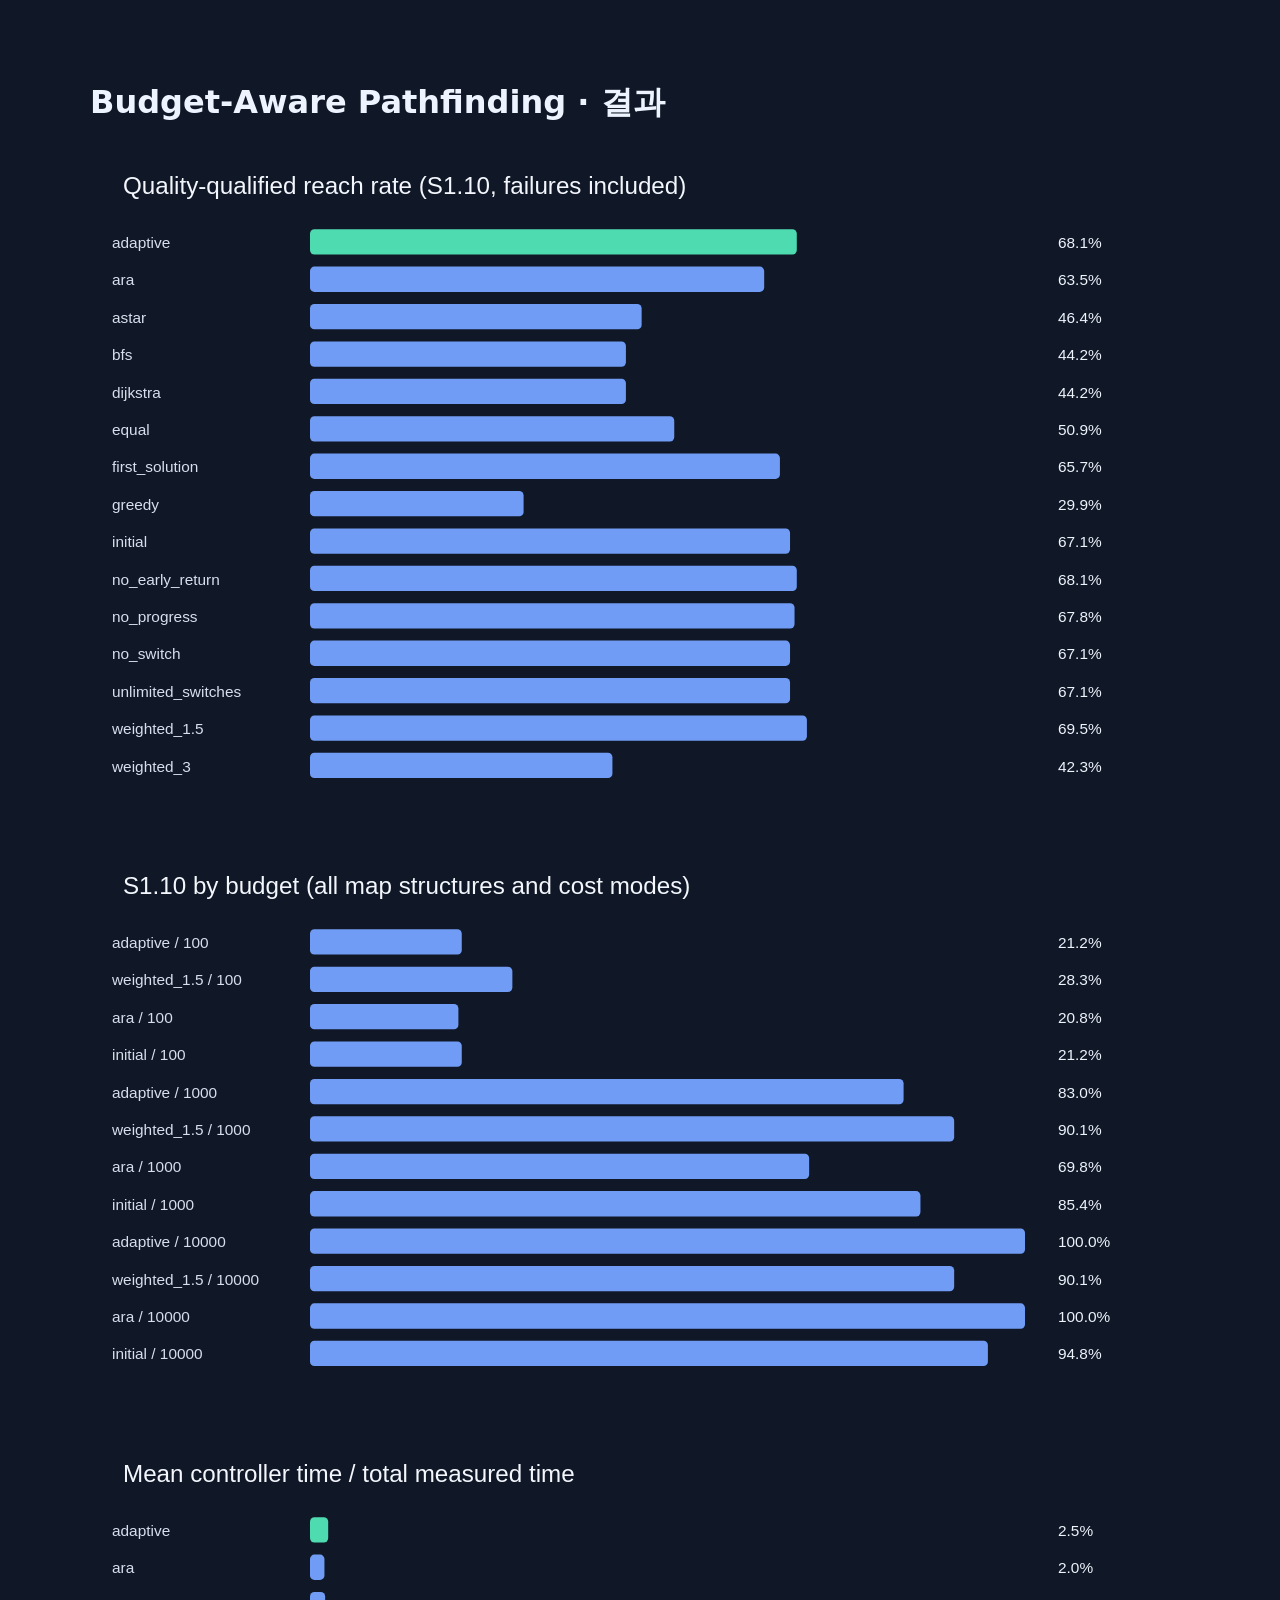
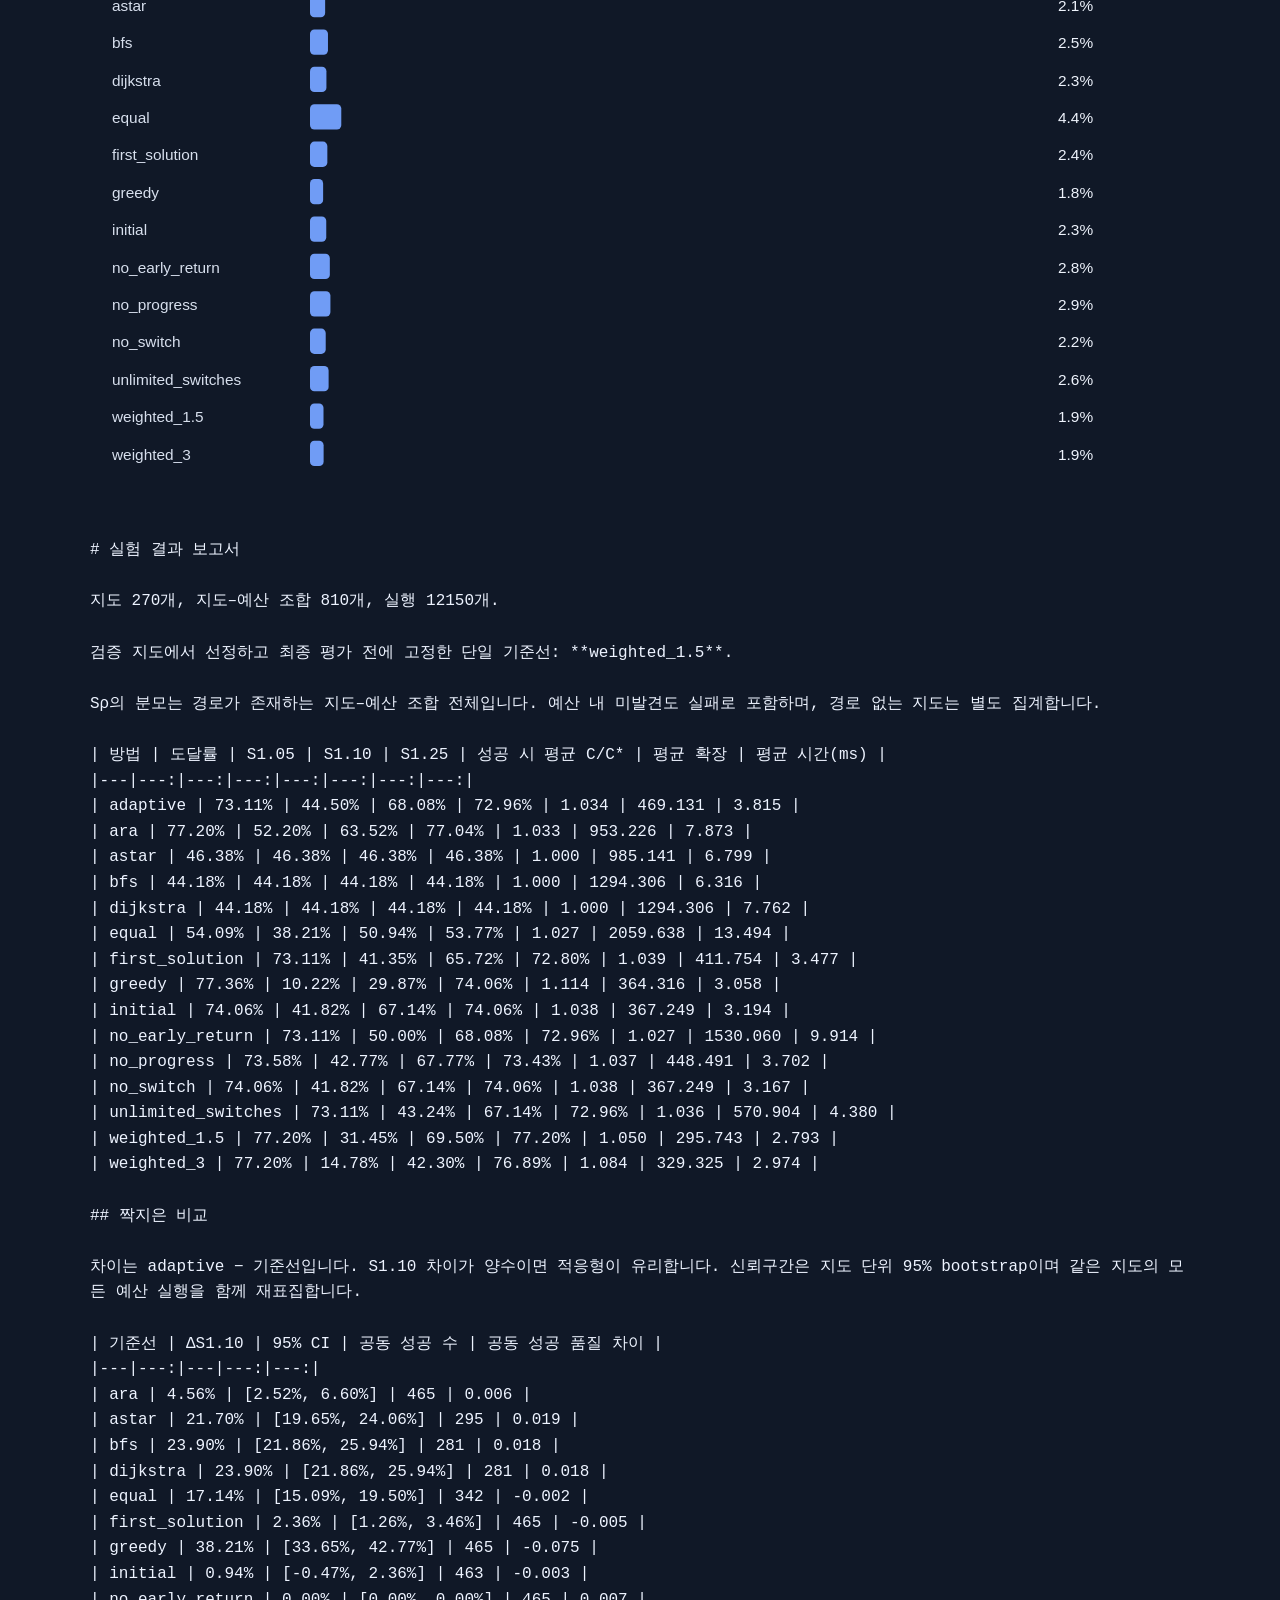
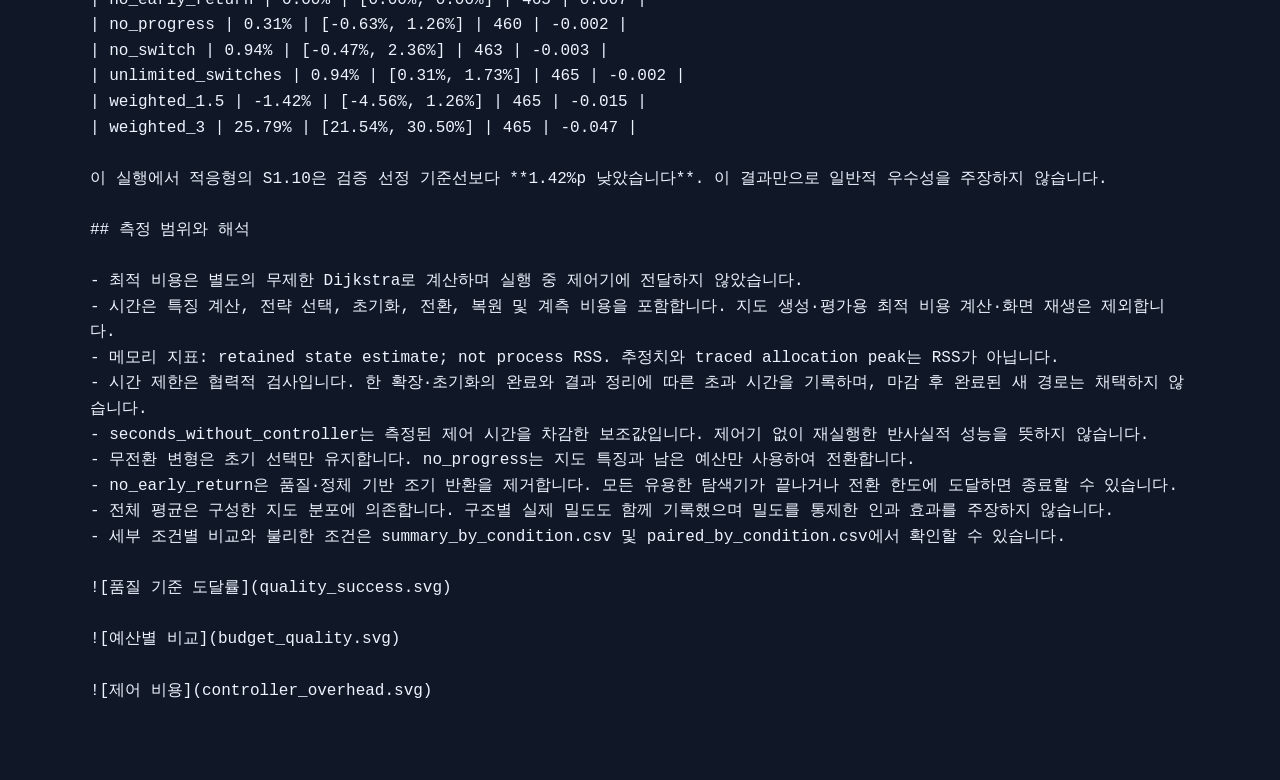
<file: results/full/report.html>
<!doctype html><html lang="ko"><meta charset="utf-8"><title>Pathfinding experiment results</title><style>body{background:#101827;color:#edf3ff;font:16px system-ui;max-width:1100px;margin:40px auto;padding:20px}img{width:100%}pre{white-space:pre-wrap;line-height:1.6}figure{margin:25px 0}</style><h1>Budget-Aware Pathfinding · 결과</h1><figure><img src="quality_success.svg" alt="quality_success"/></figure><figure><img src="budget_quality.svg" alt="budget_quality"/></figure><figure><img src="controller_overhead.svg" alt="controller_overhead"/></figure><pre># 실험 결과 보고서

지도 270개, 지도–예산 조합 810개, 실행 12150개.

검증 지도에서 선정하고 최종 평가 전에 고정한 단일 기준선: **weighted_1.5**.

Sρ의 분모는 경로가 존재하는 지도–예산 조합 전체입니다. 예산 내 미발견도 실패로 포함하며, 경로 없는 지도는 별도 집계합니다.

| 방법 | 도달률 | S1.05 | S1.10 | S1.25 | 성공 시 평균 C/C* | 평균 확장 | 평균 시간(ms) |
|---|---:|---:|---:|---:|---:|---:|---:|
| adaptive | 73.11% | 44.50% | 68.08% | 72.96% | 1.034 | 469.131 | 3.815 |
| ara | 77.20% | 52.20% | 63.52% | 77.04% | 1.033 | 953.226 | 7.873 |
| astar | 46.38% | 46.38% | 46.38% | 46.38% | 1.000 | 985.141 | 6.799 |
| bfs | 44.18% | 44.18% | 44.18% | 44.18% | 1.000 | 1294.306 | 6.316 |
| dijkstra | 44.18% | 44.18% | 44.18% | 44.18% | 1.000 | 1294.306 | 7.762 |
| equal | 54.09% | 38.21% | 50.94% | 53.77% | 1.027 | 2059.638 | 13.494 |
| first_solution | 73.11% | 41.35% | 65.72% | 72.80% | 1.039 | 411.754 | 3.477 |
| greedy | 77.36% | 10.22% | 29.87% | 74.06% | 1.114 | 364.316 | 3.058 |
| initial | 74.06% | 41.82% | 67.14% | 74.06% | 1.038 | 367.249 | 3.194 |
| no_early_return | 73.11% | 50.00% | 68.08% | 72.96% | 1.027 | 1530.060 | 9.914 |
| no_progress | 73.58% | 42.77% | 67.77% | 73.43% | 1.037 | 448.491 | 3.702 |
| no_switch | 74.06% | 41.82% | 67.14% | 74.06% | 1.038 | 367.249 | 3.167 |
| unlimited_switches | 73.11% | 43.24% | 67.14% | 72.96% | 1.036 | 570.904 | 4.380 |
| weighted_1.5 | 77.20% | 31.45% | 69.50% | 77.20% | 1.050 | 295.743 | 2.793 |
| weighted_3 | 77.20% | 14.78% | 42.30% | 76.89% | 1.084 | 329.325 | 2.974 |

## 짝지은 비교

차이는 adaptive − 기준선입니다. S1.10 차이가 양수이면 적응형이 유리합니다. 신뢰구간은 지도 단위 95% bootstrap이며 같은 지도의 모든 예산 실행을 함께 재표집합니다.

| 기준선 | ΔS1.10 | 95% CI | 공동 성공 수 | 공동 성공 품질 차이 |
|---|---:|---|---:|---:|
| ara | 4.56% | [2.52%, 6.60%] | 465 | 0.006 |
| astar | 21.70% | [19.65%, 24.06%] | 295 | 0.019 |
| bfs | 23.90% | [21.86%, 25.94%] | 281 | 0.018 |
| dijkstra | 23.90% | [21.86%, 25.94%] | 281 | 0.018 |
| equal | 17.14% | [15.09%, 19.50%] | 342 | -0.002 |
| first_solution | 2.36% | [1.26%, 3.46%] | 465 | -0.005 |
| greedy | 38.21% | [33.65%, 42.77%] | 465 | -0.075 |
| initial | 0.94% | [-0.47%, 2.36%] | 463 | -0.003 |
| no_early_return | 0.00% | [0.00%, 0.00%] | 465 | 0.007 |
| no_progress | 0.31% | [-0.63%, 1.26%] | 460 | -0.002 |
| no_switch | 0.94% | [-0.47%, 2.36%] | 463 | -0.003 |
| unlimited_switches | 0.94% | [0.31%, 1.73%] | 465 | -0.002 |
| weighted_1.5 | -1.42% | [-4.56%, 1.26%] | 465 | -0.015 |
| weighted_3 | 25.79% | [21.54%, 30.50%] | 465 | -0.047 |

이 실행에서 적응형의 S1.10은 검증 선정 기준선보다 **1.42%p 낮았습니다**. 이 결과만으로 일반적 우수성을 주장하지 않습니다.

## 측정 범위와 해석

- 최적 비용은 별도의 무제한 Dijkstra로 계산하며 실행 중 제어기에 전달하지 않았습니다.
- 시간은 특징 계산, 전략 선택, 초기화, 전환, 복원 및 계측 비용을 포함합니다. 지도 생성·평가용 최적 비용 계산·화면 재생은 제외합니다.
- 메모리 지표: retained state estimate; not process RSS. 추정치와 traced allocation peak는 RSS가 아닙니다.
- 시간 제한은 협력적 검사입니다. 한 확장·초기화의 완료와 결과 정리에 따른 초과 시간을 기록하며, 마감 후 완료된 새 경로는 채택하지 않습니다.
- seconds_without_controller는 측정된 제어 시간을 차감한 보조값입니다. 제어기 없이 재실행한 반사실적 성능을 뜻하지 않습니다.
- 무전환 변형은 초기 선택만 유지합니다. no_progress는 지도 특징과 남은 예산만 사용하여 전환합니다.
- no_early_return은 품질·정체 기반 조기 반환을 제거합니다. 모든 유용한 탐색기가 끝나거나 전환 한도에 도달하면 종료할 수 있습니다.
- 전체 평균은 구성한 지도 분포에 의존합니다. 구조별 실제 밀도도 함께 기록했으며 밀도를 통제한 인과 효과를 주장하지 않습니다.
- 세부 조건별 비교와 불리한 조건은 summary_by_condition.csv 및 paired_by_condition.csv에서 확인할 수 있습니다.

![품질 기준 도달률](quality_success.svg)

![예산별 비교](budget_quality.svg)

![제어 비용](controller_overhead.svg)
</pre></html>
</file>
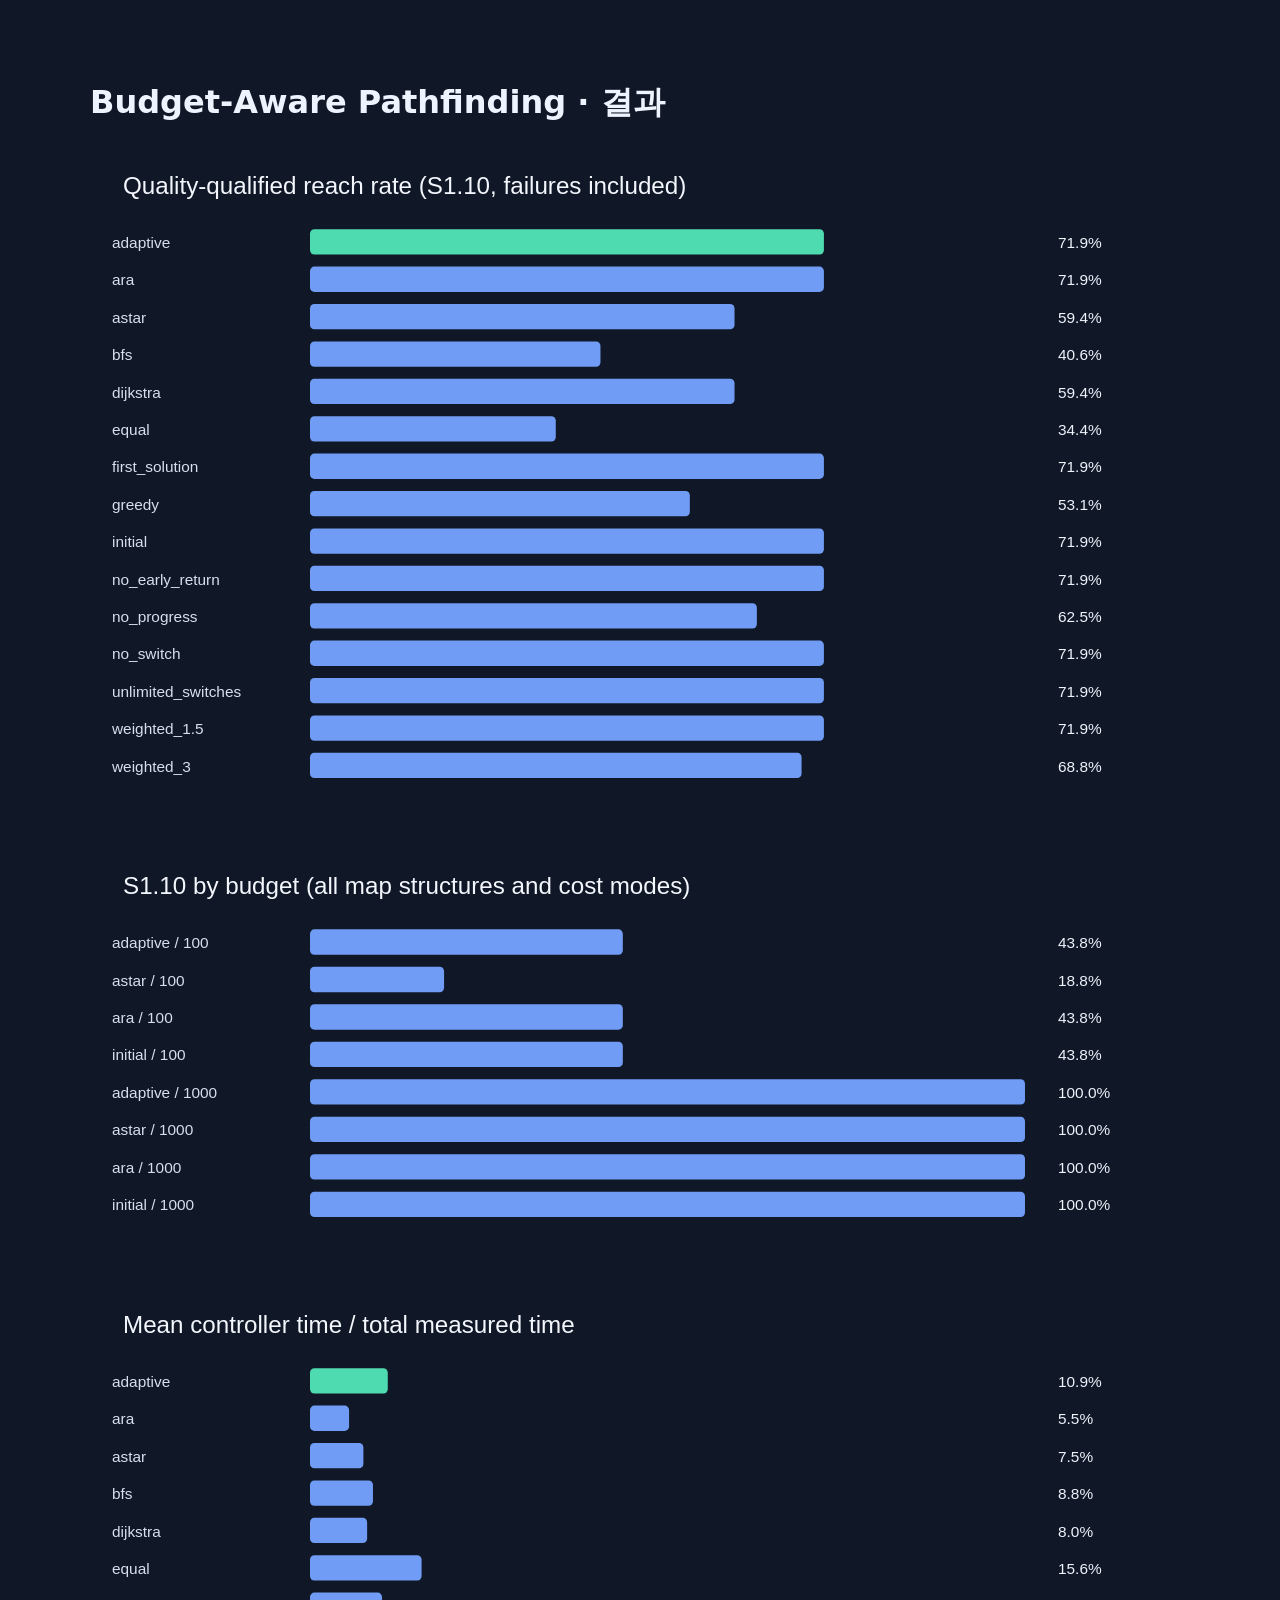
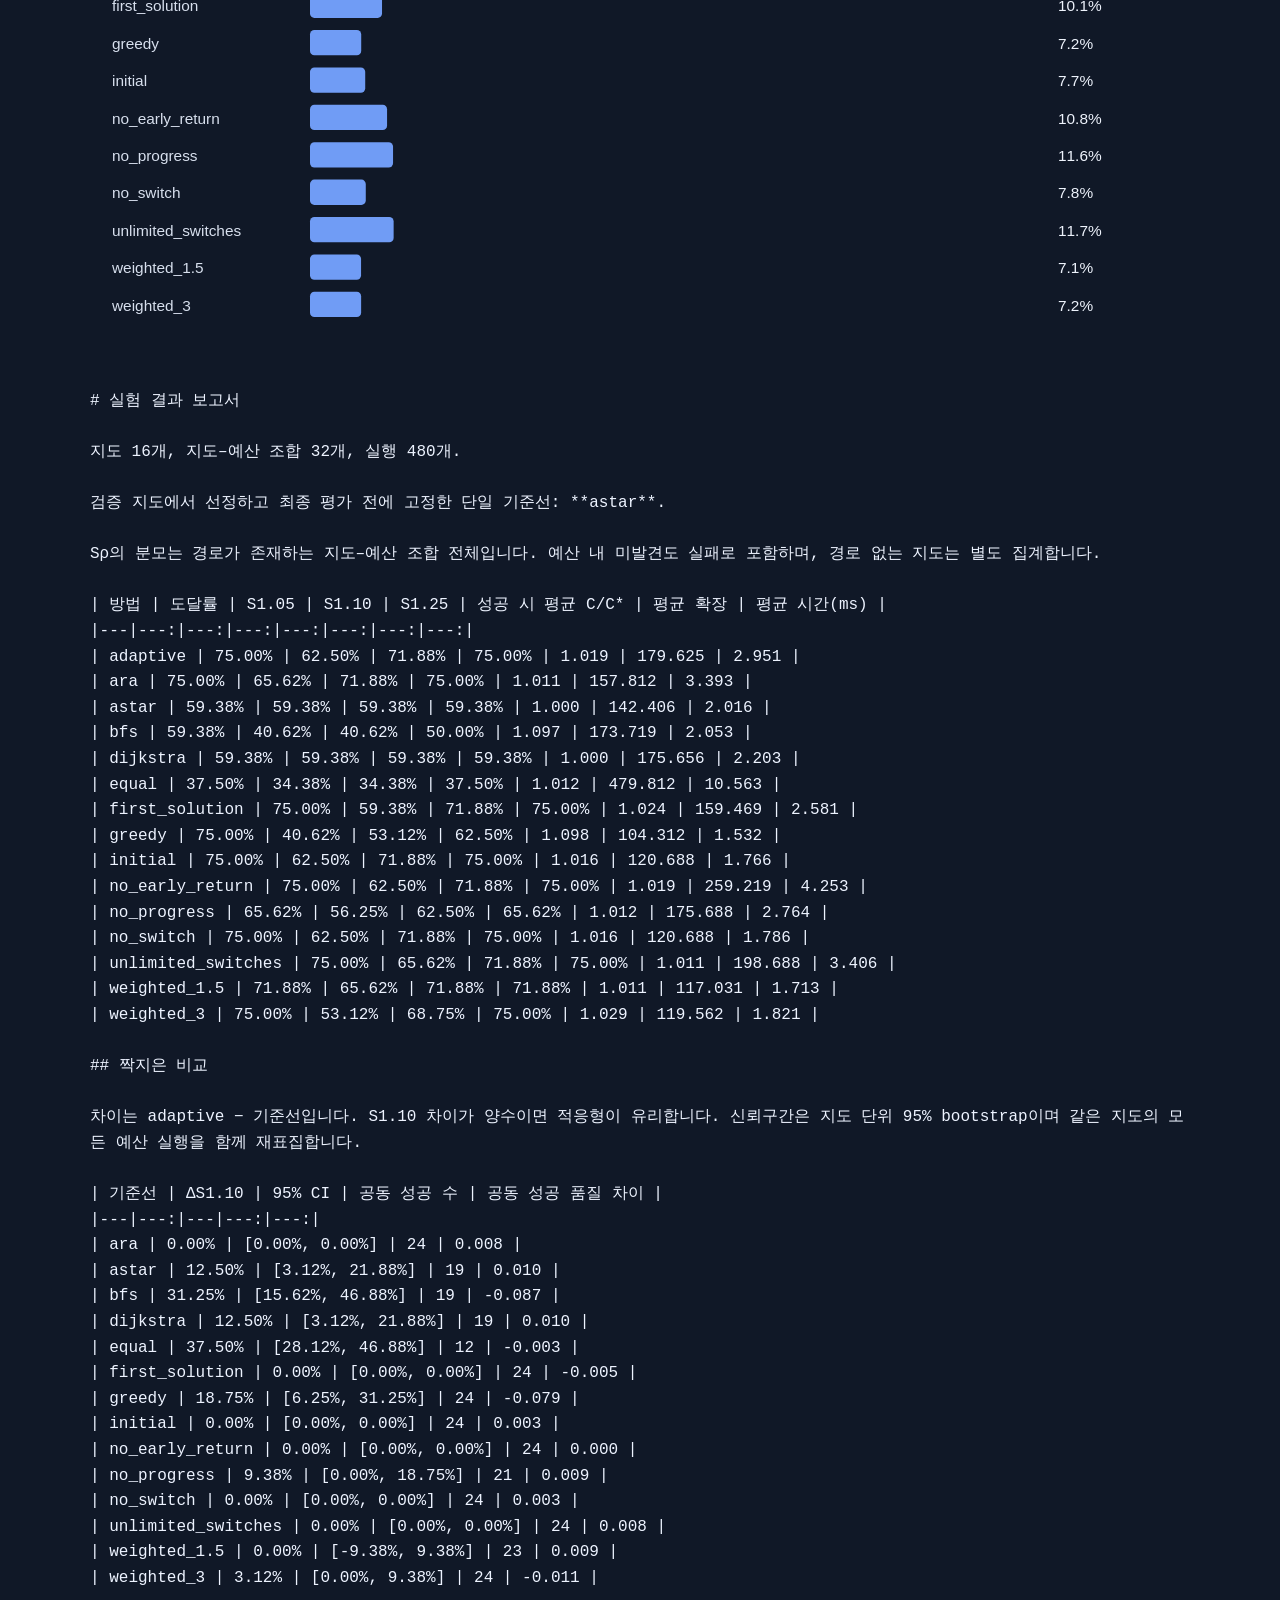
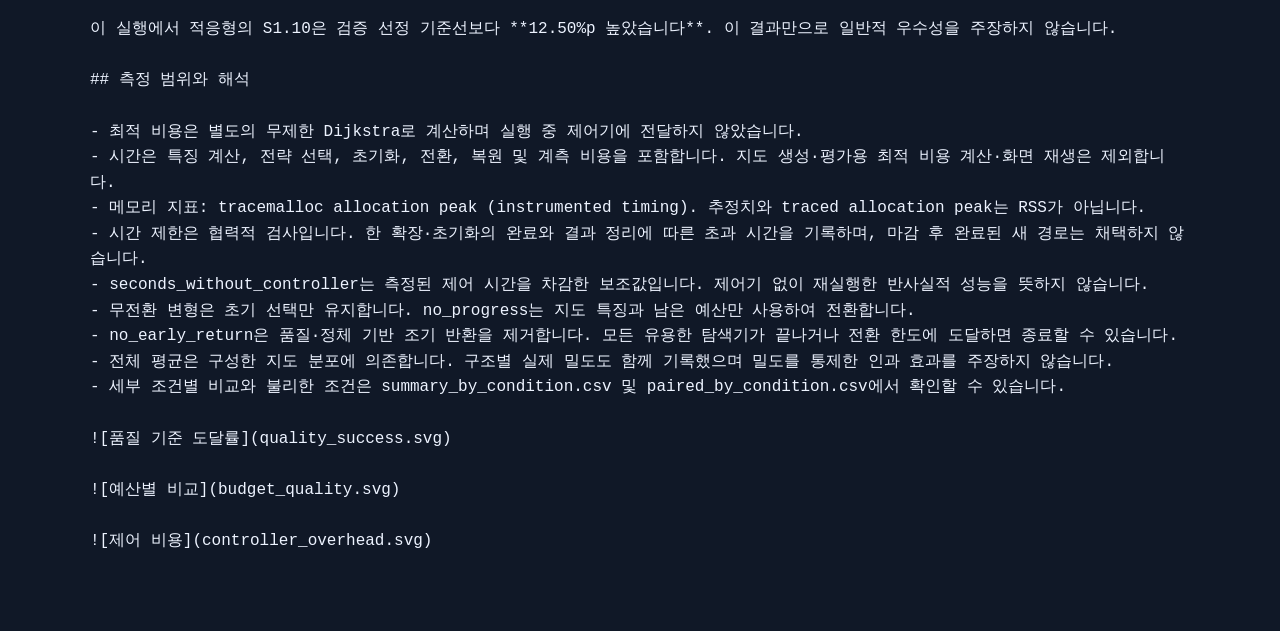
<file: results/smoke/report.html>
<!doctype html><html lang="ko"><meta charset="utf-8"><title>Pathfinding experiment results</title><style>body{background:#101827;color:#edf3ff;font:16px system-ui;max-width:1100px;margin:40px auto;padding:20px}img{width:100%}pre{white-space:pre-wrap;line-height:1.6}figure{margin:25px 0}</style><h1>Budget-Aware Pathfinding · 결과</h1><figure><img src="quality_success.svg" alt="quality_success"/></figure><figure><img src="budget_quality.svg" alt="budget_quality"/></figure><figure><img src="controller_overhead.svg" alt="controller_overhead"/></figure><pre># 실험 결과 보고서

지도 16개, 지도–예산 조합 32개, 실행 480개.

검증 지도에서 선정하고 최종 평가 전에 고정한 단일 기준선: **astar**.

Sρ의 분모는 경로가 존재하는 지도–예산 조합 전체입니다. 예산 내 미발견도 실패로 포함하며, 경로 없는 지도는 별도 집계합니다.

| 방법 | 도달률 | S1.05 | S1.10 | S1.25 | 성공 시 평균 C/C* | 평균 확장 | 평균 시간(ms) |
|---|---:|---:|---:|---:|---:|---:|---:|
| adaptive | 75.00% | 62.50% | 71.88% | 75.00% | 1.019 | 179.625 | 2.951 |
| ara | 75.00% | 65.62% | 71.88% | 75.00% | 1.011 | 157.812 | 3.393 |
| astar | 59.38% | 59.38% | 59.38% | 59.38% | 1.000 | 142.406 | 2.016 |
| bfs | 59.38% | 40.62% | 40.62% | 50.00% | 1.097 | 173.719 | 2.053 |
| dijkstra | 59.38% | 59.38% | 59.38% | 59.38% | 1.000 | 175.656 | 2.203 |
| equal | 37.50% | 34.38% | 34.38% | 37.50% | 1.012 | 479.812 | 10.563 |
| first_solution | 75.00% | 59.38% | 71.88% | 75.00% | 1.024 | 159.469 | 2.581 |
| greedy | 75.00% | 40.62% | 53.12% | 62.50% | 1.098 | 104.312 | 1.532 |
| initial | 75.00% | 62.50% | 71.88% | 75.00% | 1.016 | 120.688 | 1.766 |
| no_early_return | 75.00% | 62.50% | 71.88% | 75.00% | 1.019 | 259.219 | 4.253 |
| no_progress | 65.62% | 56.25% | 62.50% | 65.62% | 1.012 | 175.688 | 2.764 |
| no_switch | 75.00% | 62.50% | 71.88% | 75.00% | 1.016 | 120.688 | 1.786 |
| unlimited_switches | 75.00% | 65.62% | 71.88% | 75.00% | 1.011 | 198.688 | 3.406 |
| weighted_1.5 | 71.88% | 65.62% | 71.88% | 71.88% | 1.011 | 117.031 | 1.713 |
| weighted_3 | 75.00% | 53.12% | 68.75% | 75.00% | 1.029 | 119.562 | 1.821 |

## 짝지은 비교

차이는 adaptive − 기준선입니다. S1.10 차이가 양수이면 적응형이 유리합니다. 신뢰구간은 지도 단위 95% bootstrap이며 같은 지도의 모든 예산 실행을 함께 재표집합니다.

| 기준선 | ΔS1.10 | 95% CI | 공동 성공 수 | 공동 성공 품질 차이 |
|---|---:|---|---:|---:|
| ara | 0.00% | [0.00%, 0.00%] | 24 | 0.008 |
| astar | 12.50% | [3.12%, 21.88%] | 19 | 0.010 |
| bfs | 31.25% | [15.62%, 46.88%] | 19 | -0.087 |
| dijkstra | 12.50% | [3.12%, 21.88%] | 19 | 0.010 |
| equal | 37.50% | [28.12%, 46.88%] | 12 | -0.003 |
| first_solution | 0.00% | [0.00%, 0.00%] | 24 | -0.005 |
| greedy | 18.75% | [6.25%, 31.25%] | 24 | -0.079 |
| initial | 0.00% | [0.00%, 0.00%] | 24 | 0.003 |
| no_early_return | 0.00% | [0.00%, 0.00%] | 24 | 0.000 |
| no_progress | 9.38% | [0.00%, 18.75%] | 21 | 0.009 |
| no_switch | 0.00% | [0.00%, 0.00%] | 24 | 0.003 |
| unlimited_switches | 0.00% | [0.00%, 0.00%] | 24 | 0.008 |
| weighted_1.5 | 0.00% | [-9.38%, 9.38%] | 23 | 0.009 |
| weighted_3 | 3.12% | [0.00%, 9.38%] | 24 | -0.011 |

이 실행에서 적응형의 S1.10은 검증 선정 기준선보다 **12.50%p 높았습니다**. 이 결과만으로 일반적 우수성을 주장하지 않습니다.

## 측정 범위와 해석

- 최적 비용은 별도의 무제한 Dijkstra로 계산하며 실행 중 제어기에 전달하지 않았습니다.
- 시간은 특징 계산, 전략 선택, 초기화, 전환, 복원 및 계측 비용을 포함합니다. 지도 생성·평가용 최적 비용 계산·화면 재생은 제외합니다.
- 메모리 지표: tracemalloc allocation peak (instrumented timing). 추정치와 traced allocation peak는 RSS가 아닙니다.
- 시간 제한은 협력적 검사입니다. 한 확장·초기화의 완료와 결과 정리에 따른 초과 시간을 기록하며, 마감 후 완료된 새 경로는 채택하지 않습니다.
- seconds_without_controller는 측정된 제어 시간을 차감한 보조값입니다. 제어기 없이 재실행한 반사실적 성능을 뜻하지 않습니다.
- 무전환 변형은 초기 선택만 유지합니다. no_progress는 지도 특징과 남은 예산만 사용하여 전환합니다.
- no_early_return은 품질·정체 기반 조기 반환을 제거합니다. 모든 유용한 탐색기가 끝나거나 전환 한도에 도달하면 종료할 수 있습니다.
- 전체 평균은 구성한 지도 분포에 의존합니다. 구조별 실제 밀도도 함께 기록했으며 밀도를 통제한 인과 효과를 주장하지 않습니다.
- 세부 조건별 비교와 불리한 조건은 summary_by_condition.csv 및 paired_by_condition.csv에서 확인할 수 있습니다.

![품질 기준 도달률](quality_success.svg)

![예산별 비교](budget_quality.svg)

![제어 비용](controller_overhead.svg)
</pre></html>
</file>
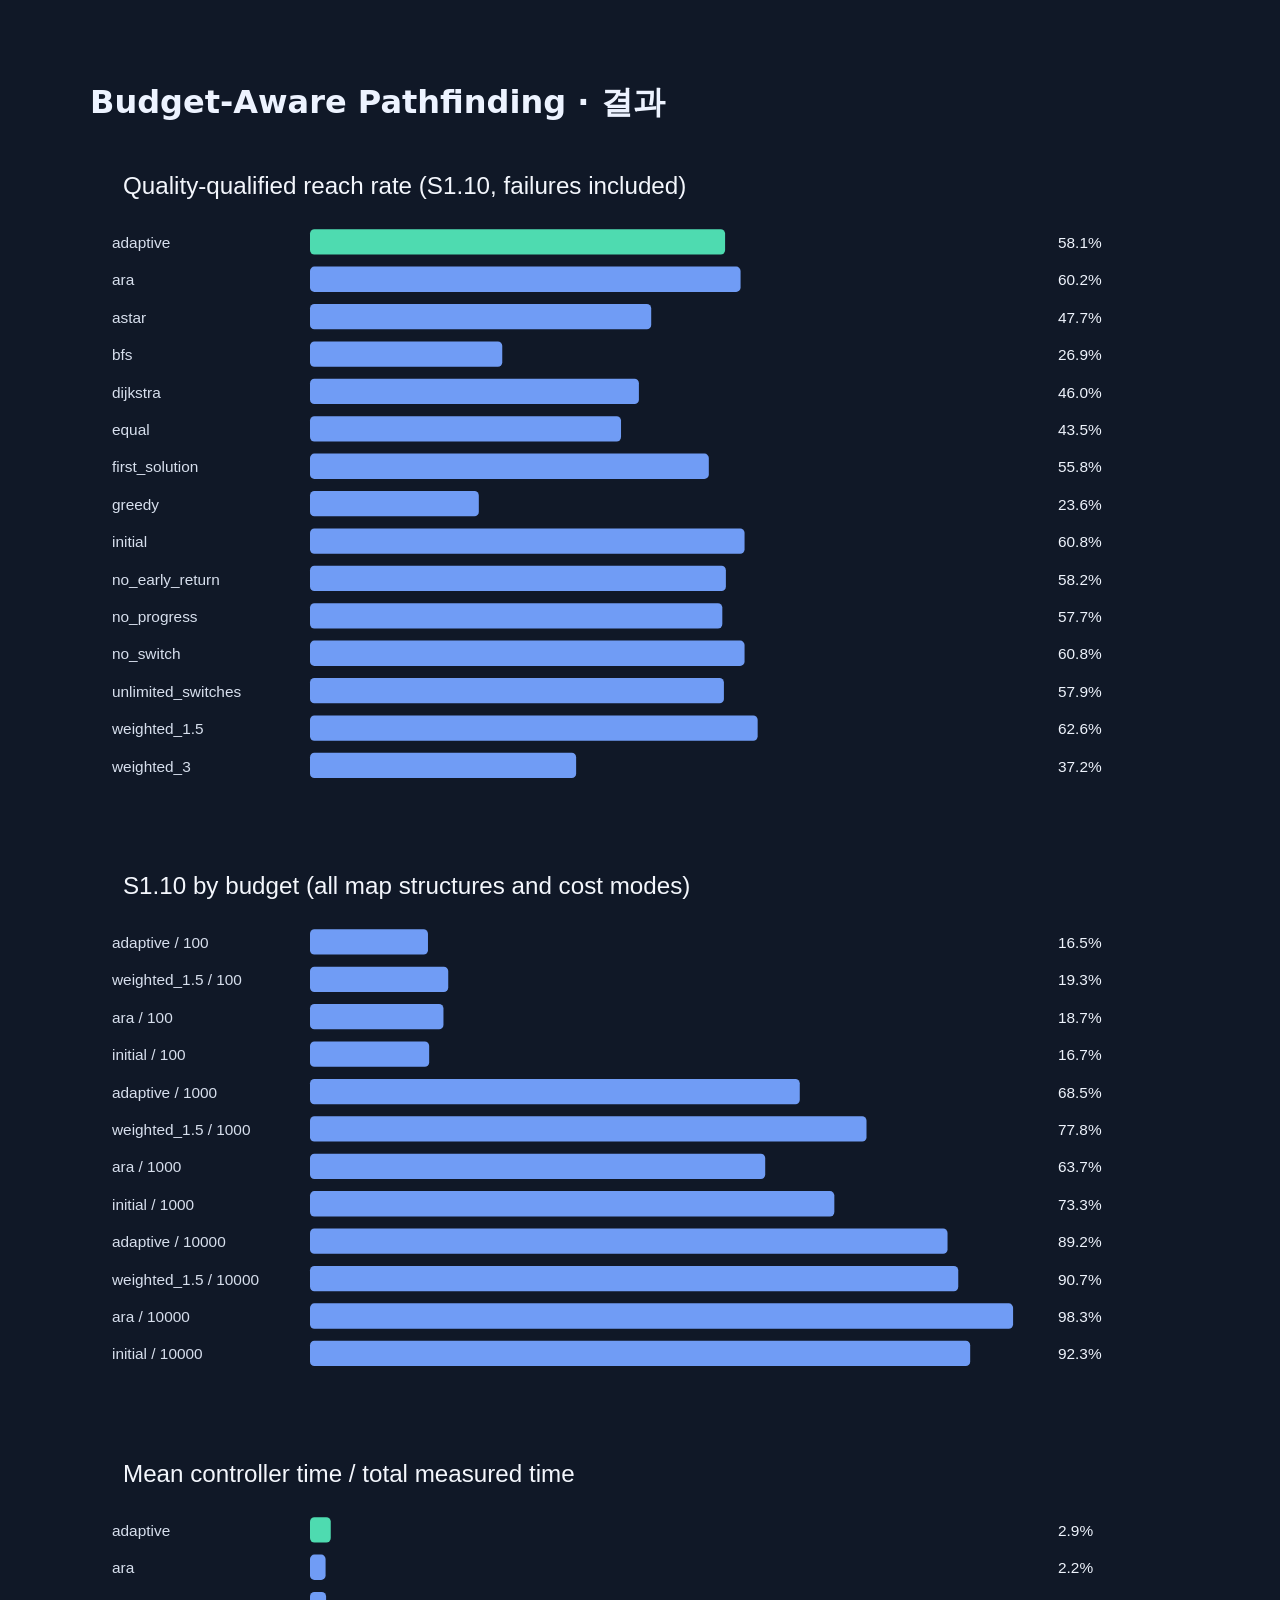
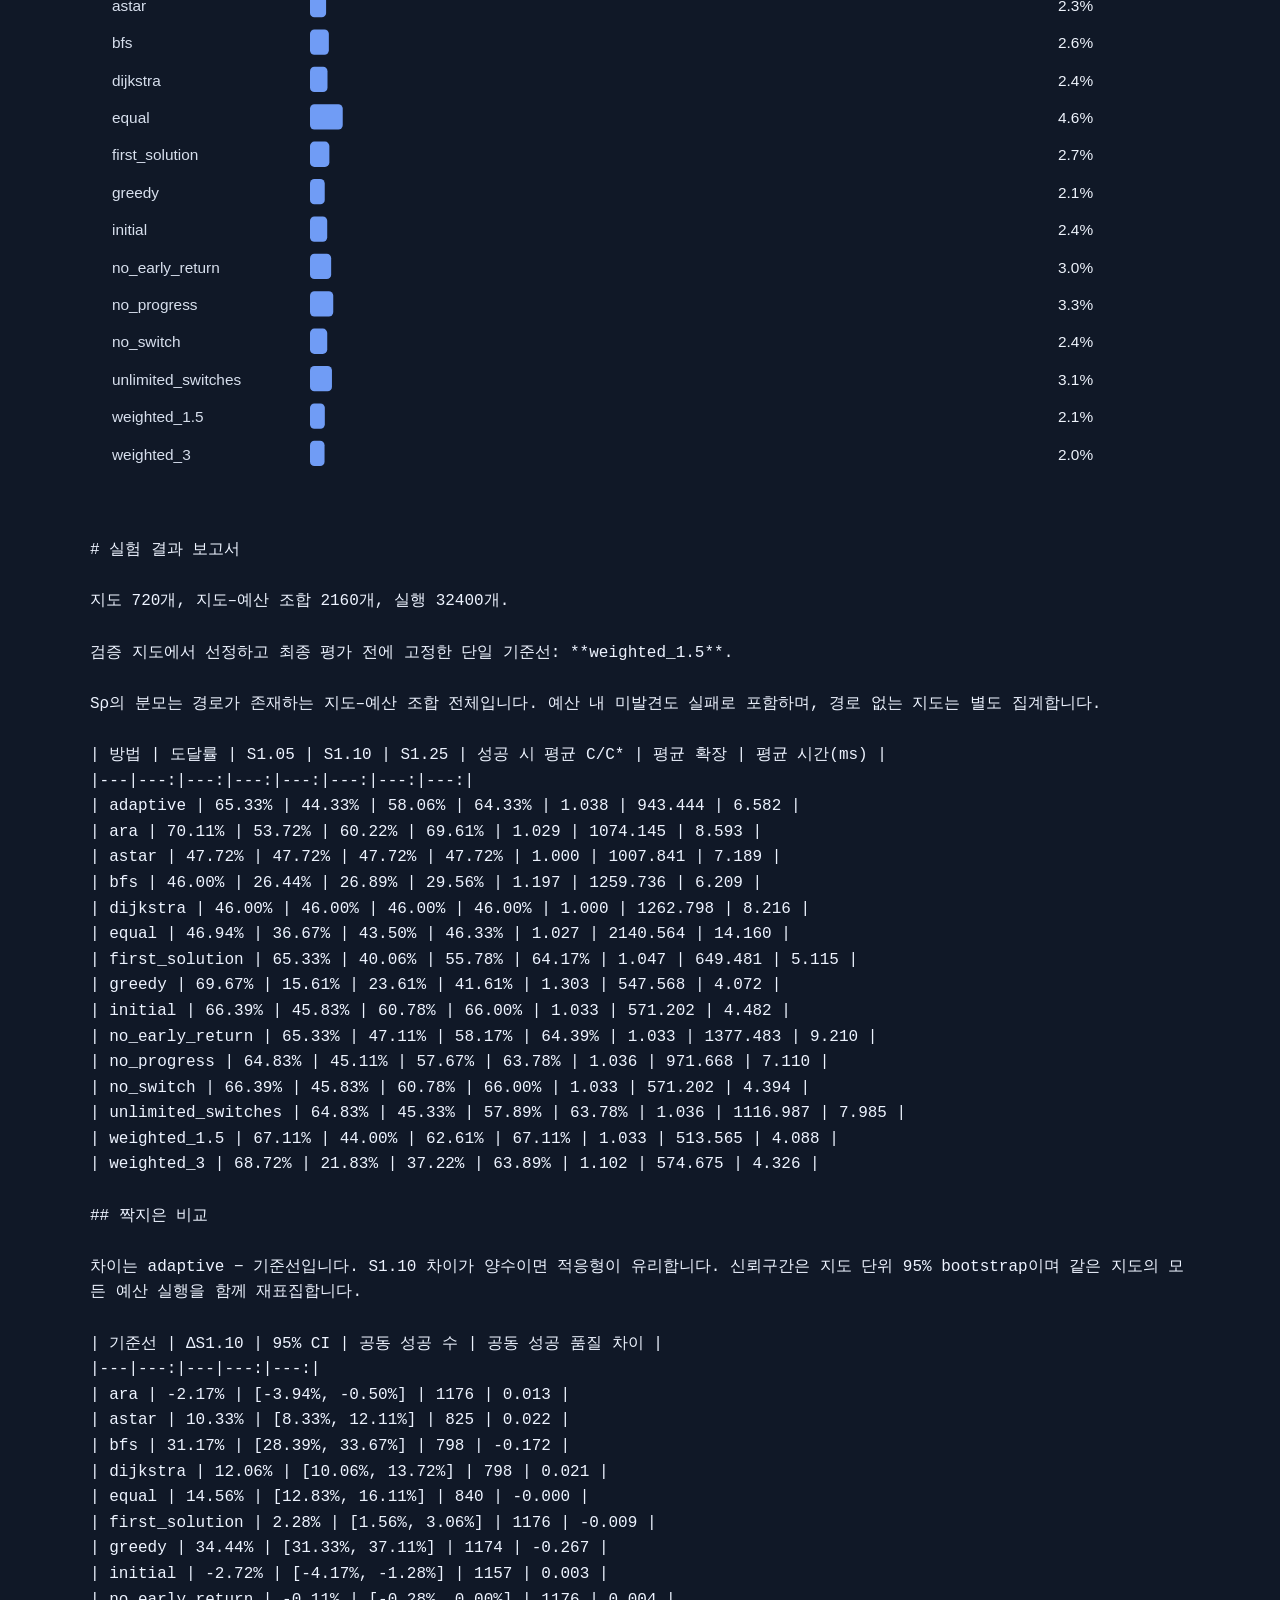
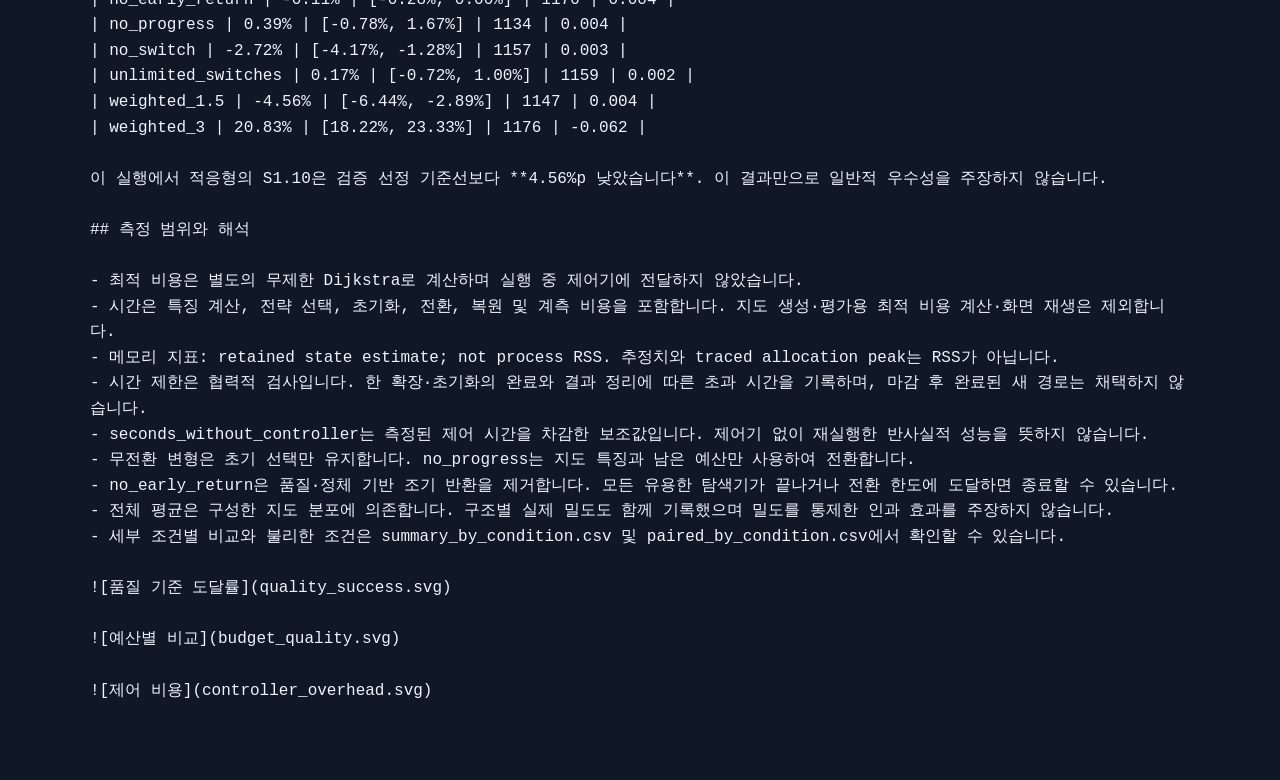
<file: results/study/evaluation/report.html>
<!doctype html><html lang="ko"><meta charset="utf-8"><title>Pathfinding experiment results</title><style>body{background:#101827;color:#edf3ff;font:16px system-ui;max-width:1100px;margin:40px auto;padding:20px}img{width:100%}pre{white-space:pre-wrap;line-height:1.6}figure{margin:25px 0}</style><h1>Budget-Aware Pathfinding · 결과</h1><figure><img src="quality_success.svg" alt="quality_success"/></figure><figure><img src="budget_quality.svg" alt="budget_quality"/></figure><figure><img src="controller_overhead.svg" alt="controller_overhead"/></figure><pre># 실험 결과 보고서

지도 720개, 지도–예산 조합 2160개, 실행 32400개.

검증 지도에서 선정하고 최종 평가 전에 고정한 단일 기준선: **weighted_1.5**.

Sρ의 분모는 경로가 존재하는 지도–예산 조합 전체입니다. 예산 내 미발견도 실패로 포함하며, 경로 없는 지도는 별도 집계합니다.

| 방법 | 도달률 | S1.05 | S1.10 | S1.25 | 성공 시 평균 C/C* | 평균 확장 | 평균 시간(ms) |
|---|---:|---:|---:|---:|---:|---:|---:|
| adaptive | 65.33% | 44.33% | 58.06% | 64.33% | 1.038 | 943.444 | 6.582 |
| ara | 70.11% | 53.72% | 60.22% | 69.61% | 1.029 | 1074.145 | 8.593 |
| astar | 47.72% | 47.72% | 47.72% | 47.72% | 1.000 | 1007.841 | 7.189 |
| bfs | 46.00% | 26.44% | 26.89% | 29.56% | 1.197 | 1259.736 | 6.209 |
| dijkstra | 46.00% | 46.00% | 46.00% | 46.00% | 1.000 | 1262.798 | 8.216 |
| equal | 46.94% | 36.67% | 43.50% | 46.33% | 1.027 | 2140.564 | 14.160 |
| first_solution | 65.33% | 40.06% | 55.78% | 64.17% | 1.047 | 649.481 | 5.115 |
| greedy | 69.67% | 15.61% | 23.61% | 41.61% | 1.303 | 547.568 | 4.072 |
| initial | 66.39% | 45.83% | 60.78% | 66.00% | 1.033 | 571.202 | 4.482 |
| no_early_return | 65.33% | 47.11% | 58.17% | 64.39% | 1.033 | 1377.483 | 9.210 |
| no_progress | 64.83% | 45.11% | 57.67% | 63.78% | 1.036 | 971.668 | 7.110 |
| no_switch | 66.39% | 45.83% | 60.78% | 66.00% | 1.033 | 571.202 | 4.394 |
| unlimited_switches | 64.83% | 45.33% | 57.89% | 63.78% | 1.036 | 1116.987 | 7.985 |
| weighted_1.5 | 67.11% | 44.00% | 62.61% | 67.11% | 1.033 | 513.565 | 4.088 |
| weighted_3 | 68.72% | 21.83% | 37.22% | 63.89% | 1.102 | 574.675 | 4.326 |

## 짝지은 비교

차이는 adaptive − 기준선입니다. S1.10 차이가 양수이면 적응형이 유리합니다. 신뢰구간은 지도 단위 95% bootstrap이며 같은 지도의 모든 예산 실행을 함께 재표집합니다.

| 기준선 | ΔS1.10 | 95% CI | 공동 성공 수 | 공동 성공 품질 차이 |
|---|---:|---|---:|---:|
| ara | -2.17% | [-3.94%, -0.50%] | 1176 | 0.013 |
| astar | 10.33% | [8.33%, 12.11%] | 825 | 0.022 |
| bfs | 31.17% | [28.39%, 33.67%] | 798 | -0.172 |
| dijkstra | 12.06% | [10.06%, 13.72%] | 798 | 0.021 |
| equal | 14.56% | [12.83%, 16.11%] | 840 | -0.000 |
| first_solution | 2.28% | [1.56%, 3.06%] | 1176 | -0.009 |
| greedy | 34.44% | [31.33%, 37.11%] | 1174 | -0.267 |
| initial | -2.72% | [-4.17%, -1.28%] | 1157 | 0.003 |
| no_early_return | -0.11% | [-0.28%, 0.00%] | 1176 | 0.004 |
| no_progress | 0.39% | [-0.78%, 1.67%] | 1134 | 0.004 |
| no_switch | -2.72% | [-4.17%, -1.28%] | 1157 | 0.003 |
| unlimited_switches | 0.17% | [-0.72%, 1.00%] | 1159 | 0.002 |
| weighted_1.5 | -4.56% | [-6.44%, -2.89%] | 1147 | 0.004 |
| weighted_3 | 20.83% | [18.22%, 23.33%] | 1176 | -0.062 |

이 실행에서 적응형의 S1.10은 검증 선정 기준선보다 **4.56%p 낮았습니다**. 이 결과만으로 일반적 우수성을 주장하지 않습니다.

## 측정 범위와 해석

- 최적 비용은 별도의 무제한 Dijkstra로 계산하며 실행 중 제어기에 전달하지 않았습니다.
- 시간은 특징 계산, 전략 선택, 초기화, 전환, 복원 및 계측 비용을 포함합니다. 지도 생성·평가용 최적 비용 계산·화면 재생은 제외합니다.
- 메모리 지표: retained state estimate; not process RSS. 추정치와 traced allocation peak는 RSS가 아닙니다.
- 시간 제한은 협력적 검사입니다. 한 확장·초기화의 완료와 결과 정리에 따른 초과 시간을 기록하며, 마감 후 완료된 새 경로는 채택하지 않습니다.
- seconds_without_controller는 측정된 제어 시간을 차감한 보조값입니다. 제어기 없이 재실행한 반사실적 성능을 뜻하지 않습니다.
- 무전환 변형은 초기 선택만 유지합니다. no_progress는 지도 특징과 남은 예산만 사용하여 전환합니다.
- no_early_return은 품질·정체 기반 조기 반환을 제거합니다. 모든 유용한 탐색기가 끝나거나 전환 한도에 도달하면 종료할 수 있습니다.
- 전체 평균은 구성한 지도 분포에 의존합니다. 구조별 실제 밀도도 함께 기록했으며 밀도를 통제한 인과 효과를 주장하지 않습니다.
- 세부 조건별 비교와 불리한 조건은 summary_by_condition.csv 및 paired_by_condition.csv에서 확인할 수 있습니다.

![품질 기준 도달률](quality_success.svg)

![예산별 비교](budget_quality.svg)

![제어 비용](controller_overhead.svg)
</pre></html>
</file>
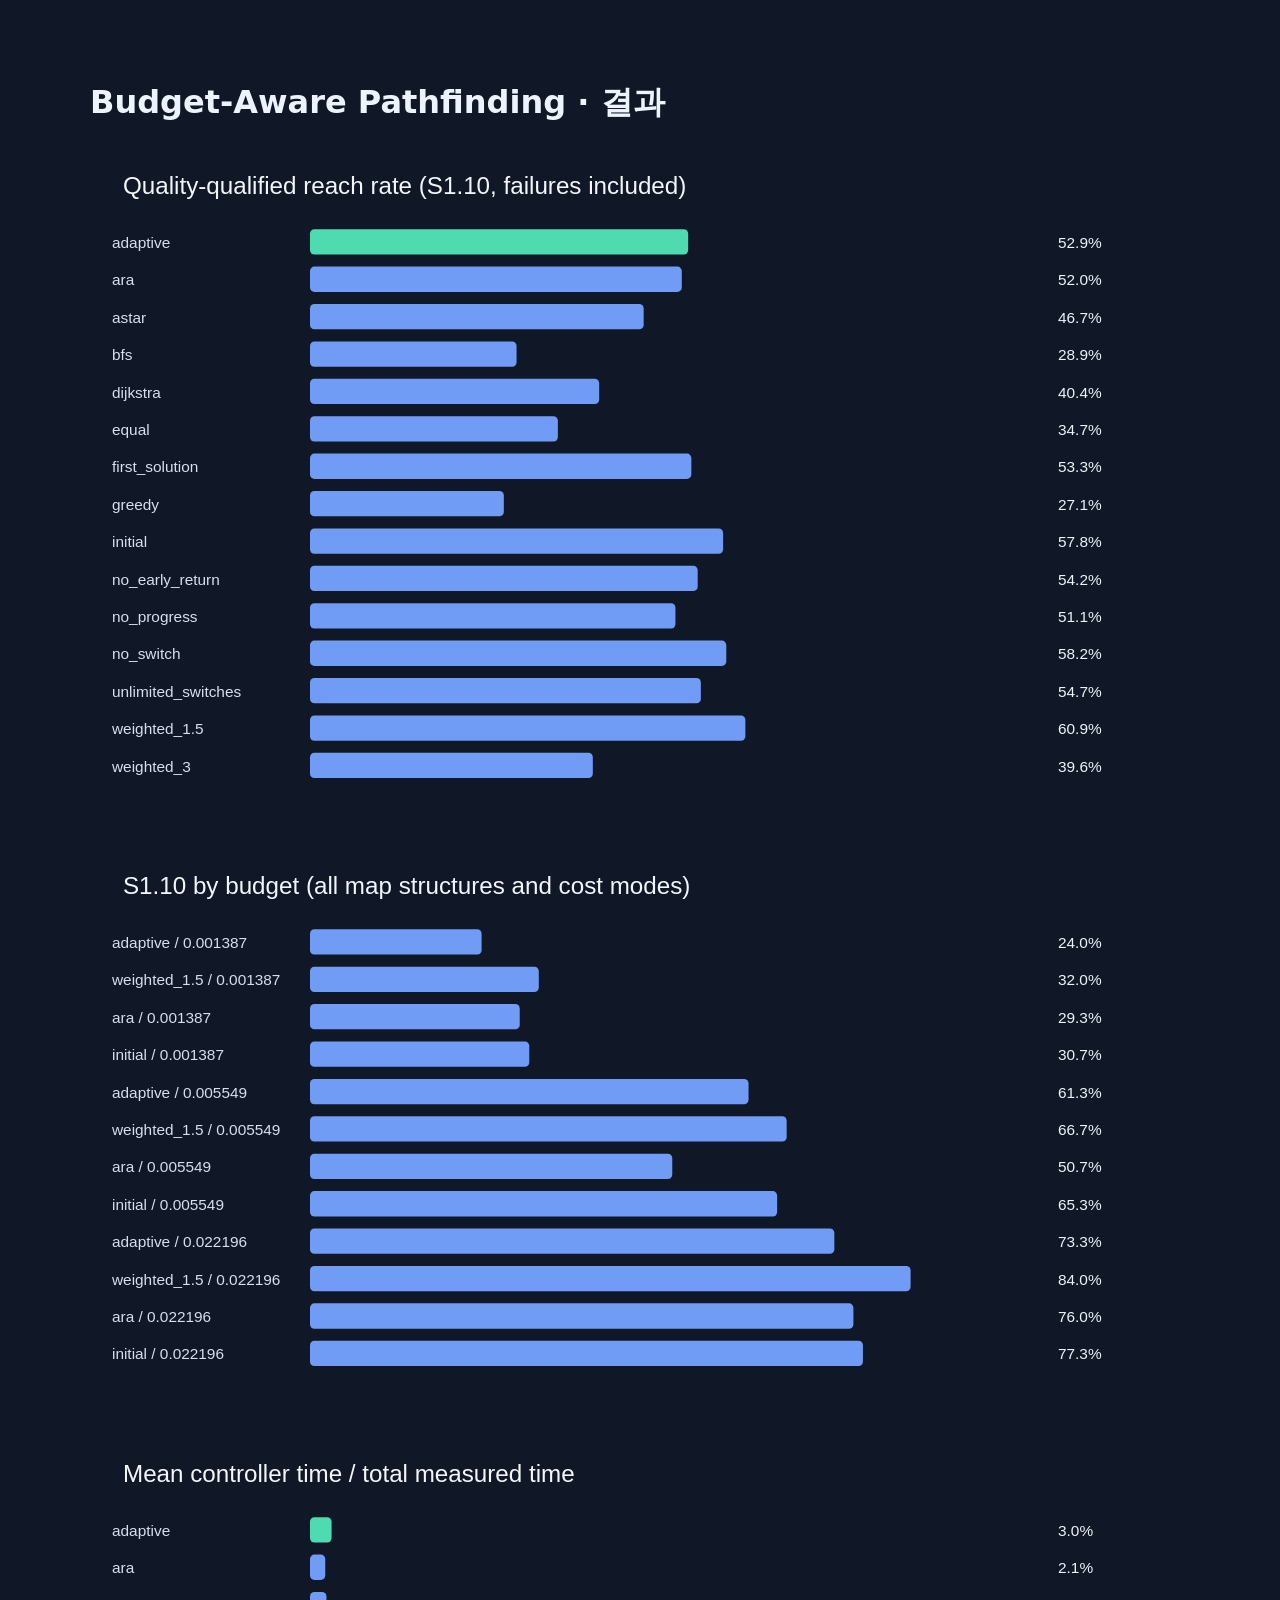
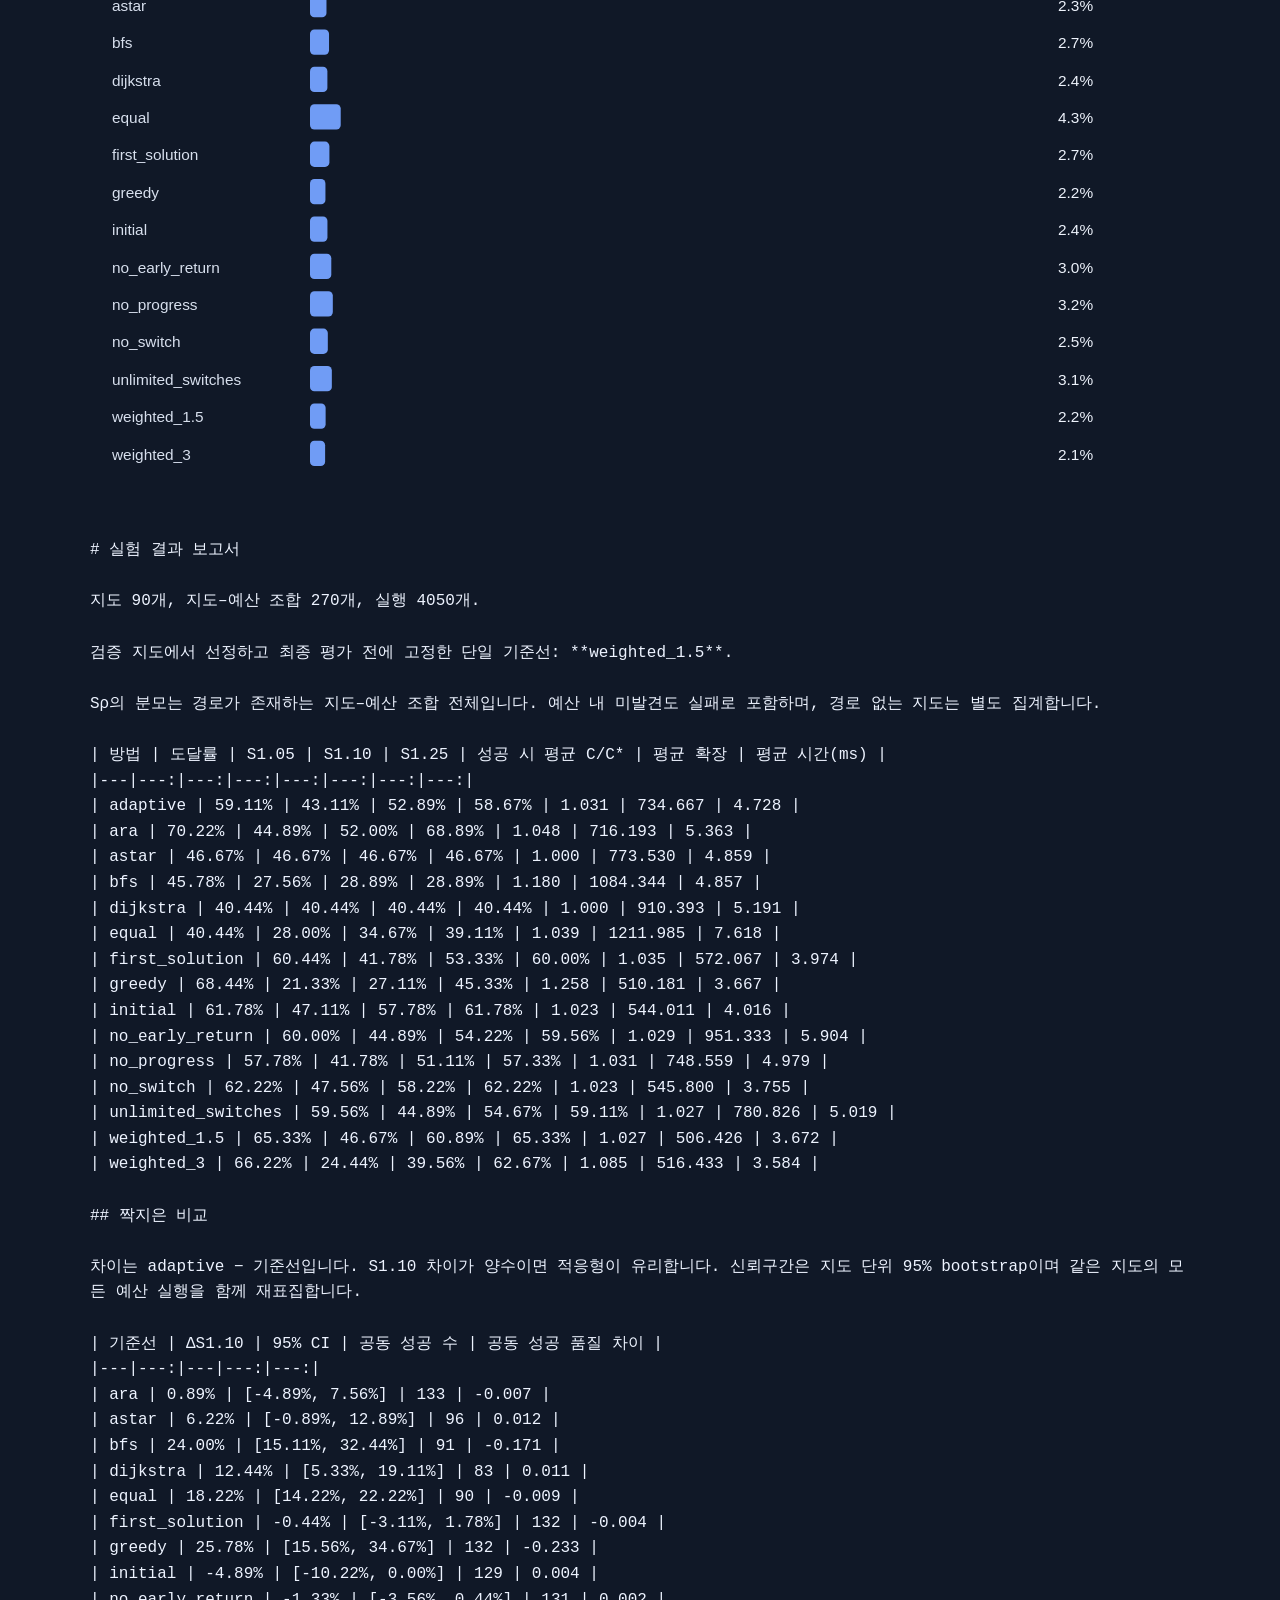
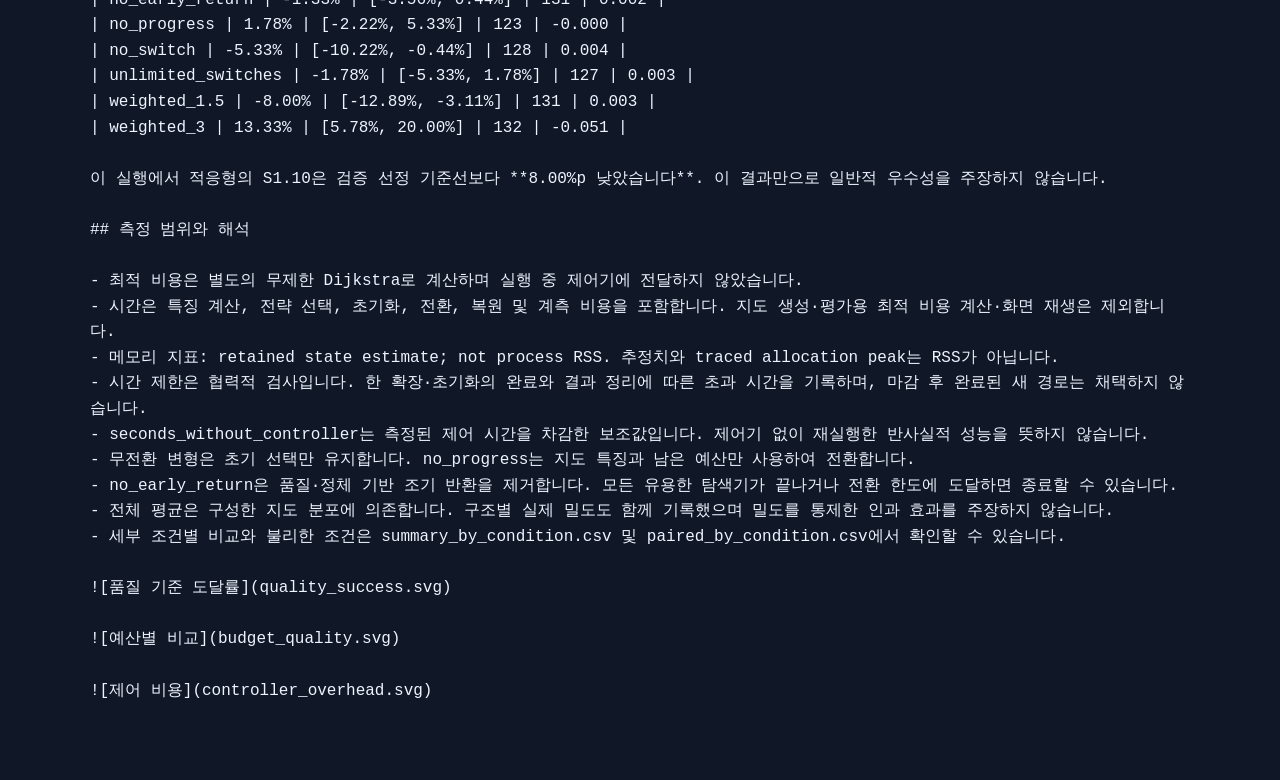
<file: results/study/time_evaluation/report.html>
<!doctype html><html lang="ko"><meta charset="utf-8"><title>Pathfinding experiment results</title><style>body{background:#101827;color:#edf3ff;font:16px system-ui;max-width:1100px;margin:40px auto;padding:20px}img{width:100%}pre{white-space:pre-wrap;line-height:1.6}figure{margin:25px 0}</style><h1>Budget-Aware Pathfinding · 결과</h1><figure><img src="quality_success.svg" alt="quality_success"/></figure><figure><img src="budget_quality.svg" alt="budget_quality"/></figure><figure><img src="controller_overhead.svg" alt="controller_overhead"/></figure><pre># 실험 결과 보고서

지도 90개, 지도–예산 조합 270개, 실행 4050개.

검증 지도에서 선정하고 최종 평가 전에 고정한 단일 기준선: **weighted_1.5**.

Sρ의 분모는 경로가 존재하는 지도–예산 조합 전체입니다. 예산 내 미발견도 실패로 포함하며, 경로 없는 지도는 별도 집계합니다.

| 방법 | 도달률 | S1.05 | S1.10 | S1.25 | 성공 시 평균 C/C* | 평균 확장 | 평균 시간(ms) |
|---|---:|---:|---:|---:|---:|---:|---:|
| adaptive | 59.11% | 43.11% | 52.89% | 58.67% | 1.031 | 734.667 | 4.728 |
| ara | 70.22% | 44.89% | 52.00% | 68.89% | 1.048 | 716.193 | 5.363 |
| astar | 46.67% | 46.67% | 46.67% | 46.67% | 1.000 | 773.530 | 4.859 |
| bfs | 45.78% | 27.56% | 28.89% | 28.89% | 1.180 | 1084.344 | 4.857 |
| dijkstra | 40.44% | 40.44% | 40.44% | 40.44% | 1.000 | 910.393 | 5.191 |
| equal | 40.44% | 28.00% | 34.67% | 39.11% | 1.039 | 1211.985 | 7.618 |
| first_solution | 60.44% | 41.78% | 53.33% | 60.00% | 1.035 | 572.067 | 3.974 |
| greedy | 68.44% | 21.33% | 27.11% | 45.33% | 1.258 | 510.181 | 3.667 |
| initial | 61.78% | 47.11% | 57.78% | 61.78% | 1.023 | 544.011 | 4.016 |
| no_early_return | 60.00% | 44.89% | 54.22% | 59.56% | 1.029 | 951.333 | 5.904 |
| no_progress | 57.78% | 41.78% | 51.11% | 57.33% | 1.031 | 748.559 | 4.979 |
| no_switch | 62.22% | 47.56% | 58.22% | 62.22% | 1.023 | 545.800 | 3.755 |
| unlimited_switches | 59.56% | 44.89% | 54.67% | 59.11% | 1.027 | 780.826 | 5.019 |
| weighted_1.5 | 65.33% | 46.67% | 60.89% | 65.33% | 1.027 | 506.426 | 3.672 |
| weighted_3 | 66.22% | 24.44% | 39.56% | 62.67% | 1.085 | 516.433 | 3.584 |

## 짝지은 비교

차이는 adaptive − 기준선입니다. S1.10 차이가 양수이면 적응형이 유리합니다. 신뢰구간은 지도 단위 95% bootstrap이며 같은 지도의 모든 예산 실행을 함께 재표집합니다.

| 기준선 | ΔS1.10 | 95% CI | 공동 성공 수 | 공동 성공 품질 차이 |
|---|---:|---|---:|---:|
| ara | 0.89% | [-4.89%, 7.56%] | 133 | -0.007 |
| astar | 6.22% | [-0.89%, 12.89%] | 96 | 0.012 |
| bfs | 24.00% | [15.11%, 32.44%] | 91 | -0.171 |
| dijkstra | 12.44% | [5.33%, 19.11%] | 83 | 0.011 |
| equal | 18.22% | [14.22%, 22.22%] | 90 | -0.009 |
| first_solution | -0.44% | [-3.11%, 1.78%] | 132 | -0.004 |
| greedy | 25.78% | [15.56%, 34.67%] | 132 | -0.233 |
| initial | -4.89% | [-10.22%, 0.00%] | 129 | 0.004 |
| no_early_return | -1.33% | [-3.56%, 0.44%] | 131 | 0.002 |
| no_progress | 1.78% | [-2.22%, 5.33%] | 123 | -0.000 |
| no_switch | -5.33% | [-10.22%, -0.44%] | 128 | 0.004 |
| unlimited_switches | -1.78% | [-5.33%, 1.78%] | 127 | 0.003 |
| weighted_1.5 | -8.00% | [-12.89%, -3.11%] | 131 | 0.003 |
| weighted_3 | 13.33% | [5.78%, 20.00%] | 132 | -0.051 |

이 실행에서 적응형의 S1.10은 검증 선정 기준선보다 **8.00%p 낮았습니다**. 이 결과만으로 일반적 우수성을 주장하지 않습니다.

## 측정 범위와 해석

- 최적 비용은 별도의 무제한 Dijkstra로 계산하며 실행 중 제어기에 전달하지 않았습니다.
- 시간은 특징 계산, 전략 선택, 초기화, 전환, 복원 및 계측 비용을 포함합니다. 지도 생성·평가용 최적 비용 계산·화면 재생은 제외합니다.
- 메모리 지표: retained state estimate; not process RSS. 추정치와 traced allocation peak는 RSS가 아닙니다.
- 시간 제한은 협력적 검사입니다. 한 확장·초기화의 완료와 결과 정리에 따른 초과 시간을 기록하며, 마감 후 완료된 새 경로는 채택하지 않습니다.
- seconds_without_controller는 측정된 제어 시간을 차감한 보조값입니다. 제어기 없이 재실행한 반사실적 성능을 뜻하지 않습니다.
- 무전환 변형은 초기 선택만 유지합니다. no_progress는 지도 특징과 남은 예산만 사용하여 전환합니다.
- no_early_return은 품질·정체 기반 조기 반환을 제거합니다. 모든 유용한 탐색기가 끝나거나 전환 한도에 도달하면 종료할 수 있습니다.
- 전체 평균은 구성한 지도 분포에 의존합니다. 구조별 실제 밀도도 함께 기록했으며 밀도를 통제한 인과 효과를 주장하지 않습니다.
- 세부 조건별 비교와 불리한 조건은 summary_by_condition.csv 및 paired_by_condition.csv에서 확인할 수 있습니다.

![품질 기준 도달률](quality_success.svg)

![예산별 비교](budget_quality.svg)

![제어 비용](controller_overhead.svg)
</pre></html>
</file>
